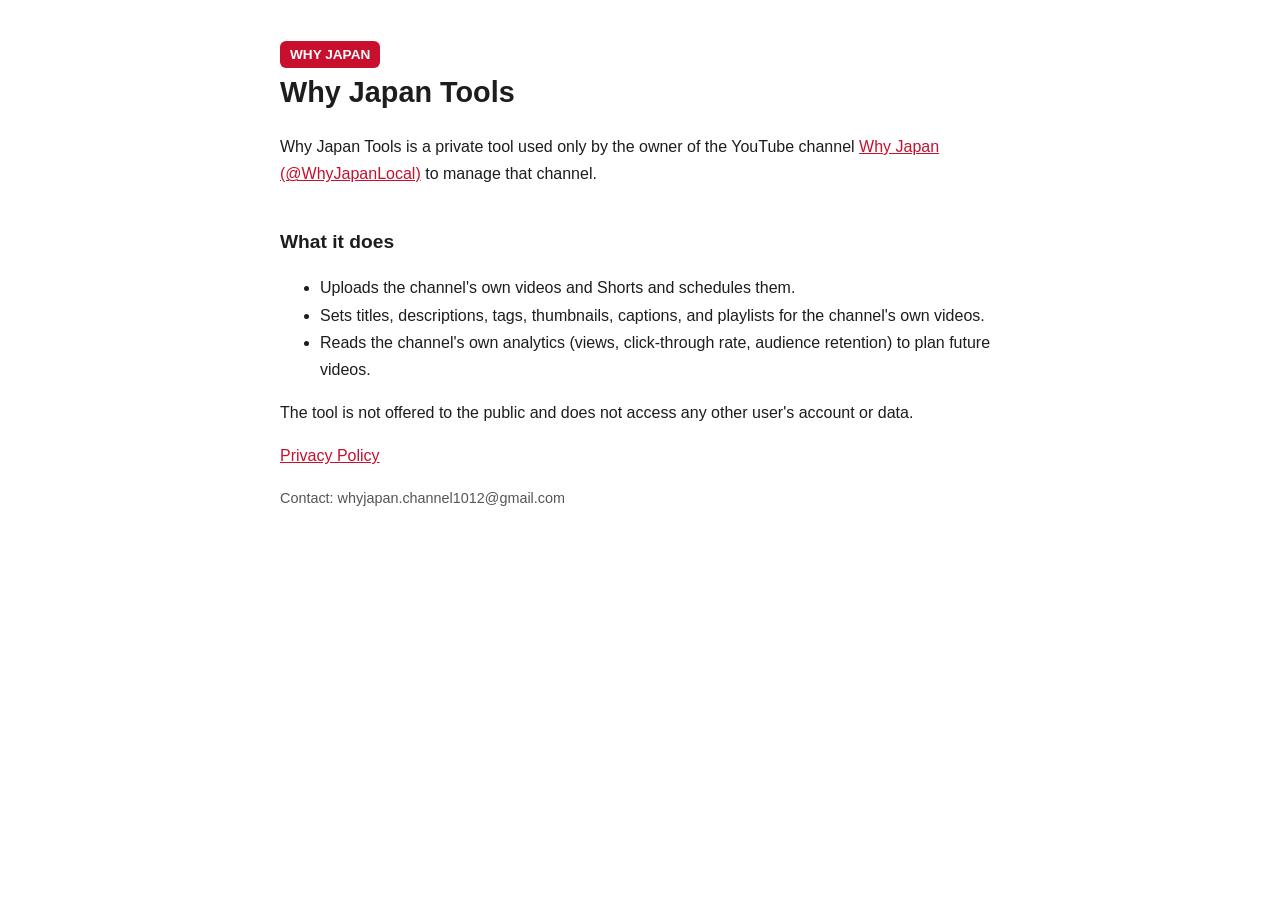
<file: index.html>
<!doctype html>
<html lang="en"><head><meta charset="utf-8"><meta name="viewport" content="width=device-width,initial-scale=1">
<title>Why Japan Tools</title><link rel="stylesheet" href="style.css"></head>
<body><main>
<span class="tag">WHY JAPAN</span>
<h1>Why Japan Tools</h1>
<p>Why Japan Tools is a private tool used only by the owner of the YouTube channel
<a href="https://www.youtube.com/@WhyJapanLocal">Why Japan (@WhyJapanLocal)</a> to manage that channel.</p>
<h2>What it does</h2>
<ul>
<li>Uploads the channel's own videos and Shorts and schedules them.</li>
<li>Sets titles, descriptions, tags, thumbnails, captions, and playlists for the channel's own videos.</li>
<li>Reads the channel's own analytics (views, click-through rate, audience retention) to plan future videos.</li>
</ul>
<p>The tool is not offered to the public and does not access any other user's account or data.</p>
<p><a href="privacy.html">Privacy Policy</a></p>
<p class="muted">Contact: whyjapan.channel1012@gmail.com</p>
</main></body></html>
</file>
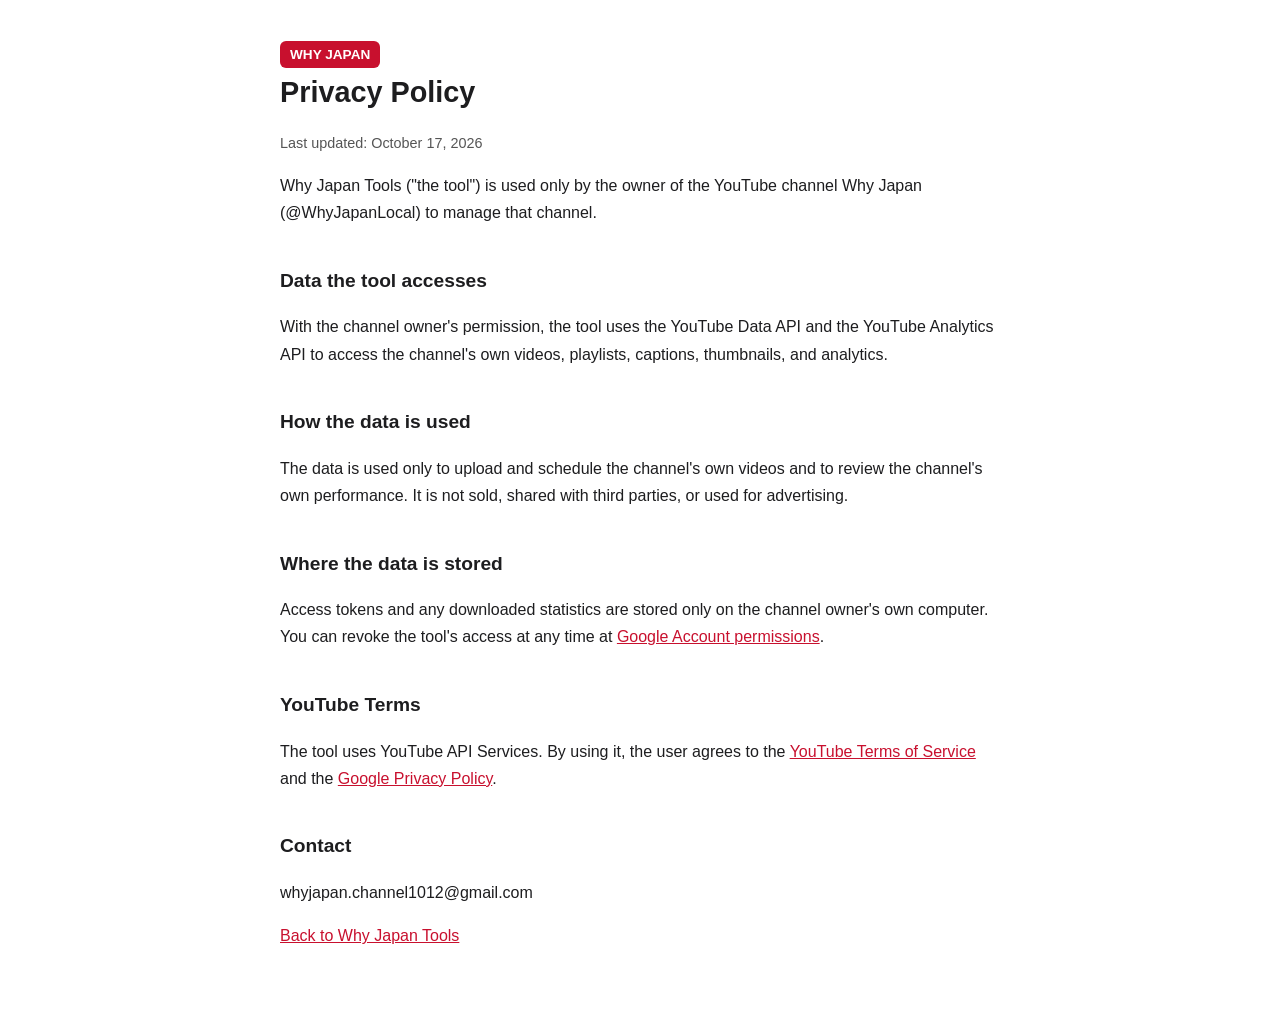
<file: privacy.html>
<!doctype html>
<html lang="en"><head><meta charset="utf-8"><meta name="viewport" content="width=device-width,initial-scale=1">
<title>Privacy Policy – Why Japan Tools</title><link rel="stylesheet" href="style.css"></head>
<body><main>
<span class="tag">WHY JAPAN</span>
<h1>Privacy Policy</h1>
<p class="muted">Last updated: October 17, 2026</p>
<p>Why Japan Tools ("the tool") is used only by the owner of the YouTube channel Why Japan (@WhyJapanLocal) to manage that channel.</p>
<h2>Data the tool accesses</h2>
<p>With the channel owner's permission, the tool uses the YouTube Data API and the YouTube Analytics API to access the channel's own videos, playlists, captions, thumbnails, and analytics.</p>
<h2>How the data is used</h2>
<p>The data is used only to upload and schedule the channel's own videos and to review the channel's own performance. It is not sold, shared with third parties, or used for advertising.</p>
<h2>Where the data is stored</h2>
<p>Access tokens and any downloaded statistics are stored only on the channel owner's own computer. You can revoke the tool's access at any time at <a href="https://myaccount.google.com/permissions">Google Account permissions</a>.</p>
<h2>YouTube Terms</h2>
<p>The tool uses YouTube API Services. By using it, the user agrees to the <a href="https://www.youtube.com/t/terms">YouTube Terms of Service</a> and the <a href="https://policies.google.com/privacy">Google Privacy Policy</a>.</p>
<h2>Contact</h2>
<p>whyjapan.channel1012@gmail.com</p>
<p><a href="index.html">Back to Why Japan Tools</a></p>
</main></body></html>
</file>
<file: style.css>
:root { --bg:#ffffff; --fg:#1d1d1f; --muted:#555; --accent:#c8102e; }
@media (prefers-color-scheme: dark) { :root { --bg:#111214; --fg:#f2f2f2; --muted:#b0b0b0; } }
body { margin:0; background:var(--bg); color:var(--fg); font-family:-apple-system,BlinkMacSystemFont,"Segoe UI",Roboto,sans-serif; line-height:1.7; }
main { max-width:720px; margin:0 auto; padding:40px 16px 64px; }
h1 { font-size:1.8rem; margin:0 0 .3em; } h2 { font-size:1.2rem; margin-top:2em; }
.tag { display:inline-block; background:var(--accent); color:#fff; padding:2px 10px; border-radius:6px; font-weight:700; font-size:.85rem; }
p, li { color:var(--fg); } .muted { color:var(--muted); font-size:.9rem; }
a { color:var(--accent); }
</file>
